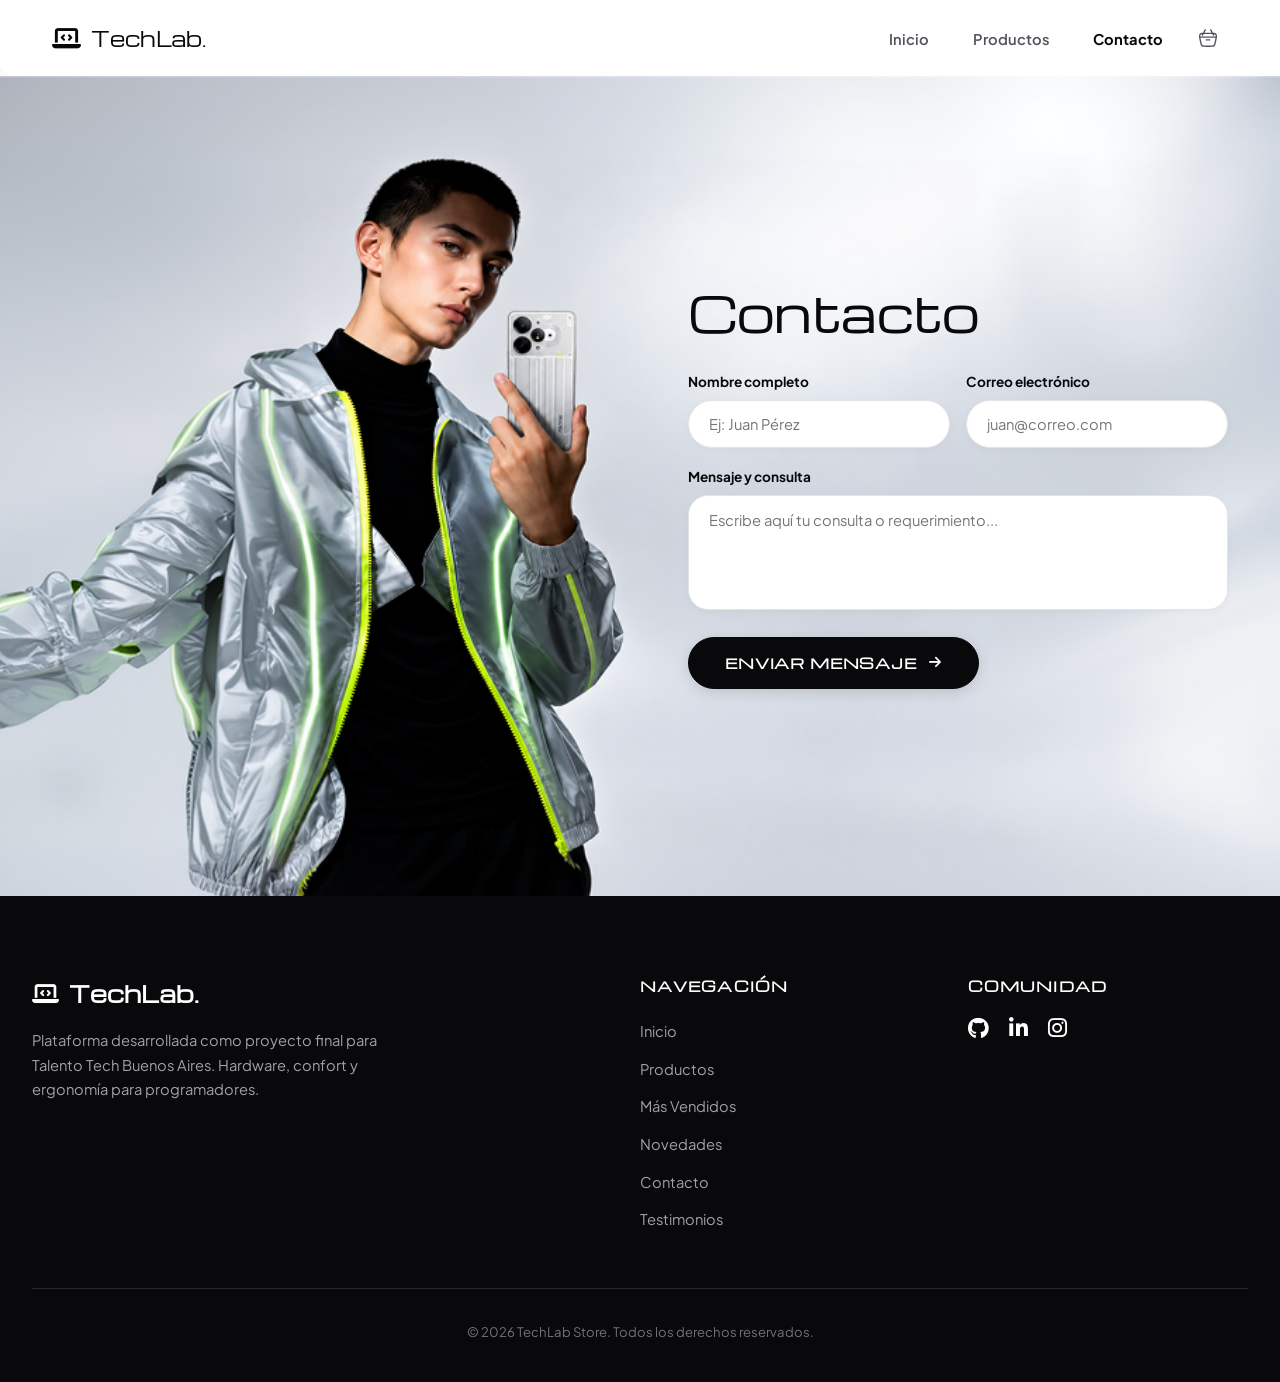
<file: pages/contacto.html>
<!DOCTYPE html>
<html lang="es">

<head>
    <meta charset="UTF-8">
    <meta name="viewport" content="width=device-width, initial-scale=1.0">
    <meta name="description"
        content="Contacto TechLab Store - Envíanos tu consulta sobre periféricos, hardware y accesorios ergonómicos para programadores.">
    <title>Contacto - TechLab Store</title>

    <!-- --- Recurso: Tipografías Google Fonts (Michroma, Plus Jakarta Sans, DM Sans y Monoton) --- -->
    <link rel="preconnect" href="https://fonts.googleapis.com">
    <link rel="preconnect" href="https://fonts.gstatic.com" crossorigin>
    <link
        href="https://fonts.googleapis.com/css2?family=DM+Sans:ital,opsz,wght@0,9..40,100..1000;1,9..40,100..1000&family=Michroma&family=Monoton&family=Plus+Jakarta+Sans:wght@400;500;600;700;800&display=swap"
        rel="stylesheet">

    <!-- --- Recurso: Iconografía Vectorial Font Awesome --- -->
    <link rel="stylesheet" href="https://cdnjs.cloudflare.com/ajax/libs/font-awesome/6.4.0/css/all.min.css">

    <!-- --- Estilos: Hoja de Estilos Global Externa --- -->
    <link rel="stylesheet" href="../css/styles.css">

    <!-- --- Estilos: Hoja de Estilos Específica de Contacto --- -->
    <link rel="stylesheet" href="../css/contacto.css">
</head>

<body>

    <!-- --- 01. Header y Barra de Navegación --- -->
    <header class="header">
        <div class="header__contenedor">
            <a href="../index.html" class="header__marca">
                <i class="fa-solid fa-laptop-code header__logo-icono"></i>
                <span class="header__titulo">TechLab<span>.</span></span>
            </a>

            <!-- --- Subcomponente: Grupo de Navegación y Carrito --- -->
            <div class="header__derecha">
                <nav class="nav">
                    <ul class="nav__lista">
                        <li class="nav__item"><a href="../index.html" class="nav__enlace">Inicio</a></li>
                        <li class="nav__item"><a href="productos.html" class="nav__enlace">Productos</a></li>
                        <li class="nav__item"><a href="contacto.html" class="nav__enlace nav__enlace--activo">Contacto</a></li>
                        <li class="nav__item">
                            <button type="button" class="nav__enlace nav__enlace--carrito" aria-label="Carrito de compras" title="Carrito">
                                <svg xmlns="http://www.w3.org/2000/svg" width="22" height="22" viewBox="0 0 24 24" fill="none">
                                    <path
                                        d="M9.99995 13.25C9.58573 13.25 9.24995 13.5858 9.24995 14C9.24995 14.4142 9.58573 14.75 9.99995 14.75H13.9999C14.4142 14.75 14.7499 14.4142 14.7499 14C14.7499 13.5858 14.4142 13.25 13.9999 13.25H9.99995Z"
                                        fill="currentColor" />
                                    <path fill-rule="evenodd" clip-rule="evenodd"
                                        d="M14.6645 2.32919C15.035 2.14395 15.4855 2.29412 15.6708 2.6646L17.4841 6.2912C17.9116 6.31294 18.3015 6.34614 18.6548 6.39687C19.7105 6.54845 20.5843 6.87432 21.2053 7.64247C21.8263 8.41062 21.9618 9.33329 21.8888 10.3973C21.8181 11.4285 21.5394 12.7289 21.191 14.3545L20.7396 16.4612C20.5047 17.5577 20.3141 18.4471 20.0743 19.1419C19.8244 19.866 19.4949 20.4614 18.9323 20.9163C18.3696 21.3711 17.7184 21.5685 16.958 21.6611C16.2284 21.75 15.3188 21.75 14.1974 21.75H9.80252C8.6812 21.75 7.77159 21.75 7.04196 21.6611C6.28159 21.5685 5.63033 21.3711 5.06769 20.9163C4.50505 20.4614 4.17561 19.866 3.92569 19.1419C3.68586 18.4471 3.49529 17.5577 3.26035 16.4612L2.80893 14.3546C2.46055 12.7289 2.18188 11.4285 2.11115 10.3973C2.03816 9.33329 2.17371 8.41062 2.7947 7.64247C3.41568 6.87432 4.28947 6.54845 5.34519 6.39687C5.69846 6.34615 6.08832 6.31294 6.51583 6.2912L8.32913 2.6646C8.51437 2.29412 8.96487 2.14395 9.33536 2.32919C9.70584 2.51443 9.85601 2.96494 9.67077 3.33542L8.21244 6.25207C8.576 6.25 8.95865 6.25001 9.36076 6.25001H14.6392C15.0412 6.25001 15.424 6.25 15.7875 6.25207L14.3291 3.33542C14.1439 2.96494 14.2941 2.51443 14.6645 2.32919ZM5.73206 7.85873L5.32913 8.6646C5.14388 9.03509 5.29405 9.48559 5.66454 9.67083C6.03502 9.85607 6.48553 9.70591 6.67077 9.33542L7.45802 7.76092C8.02842 7.75035 8.67786 7.75001 9.42191 7.75001H14.5781C15.3221 7.75001 15.9715 7.75035 16.5419 7.76092L17.3291 9.33542C17.5144 9.70591 17.9649 9.85607 18.3354 9.67083C18.7058 9.48559 18.856 9.03509 18.6708 8.6646L18.2678 7.85872C18.327 7.86588 18.3849 7.87351 18.4416 7.88164C19.3255 8.00855 19.7592 8.23967 20.0388 8.58549C20.3136 8.92548 20.4488 9.38794 20.3953 10.25H3.60471C3.55112 9.38794 3.68634 8.92548 3.9612 8.58549C4.24076 8.23967 4.67449 8.00855 5.55837 7.88164C5.61501 7.87351 5.67289 7.86588 5.73206 7.85873ZM4.28844 14.1C4.09145 13.1807 3.92663 12.409 3.80694 11.75H20.193C20.0733 12.409 19.9085 13.1807 19.7115 14.1L19.2829 16.1C19.0355 17.2546 18.8629 18.0541 18.6564 18.6525C18.4565 19.2314 18.2517 19.5376 17.9893 19.7498C17.7268 19.9619 17.3845 20.0981 16.7766 20.1721C16.1482 20.2487 15.3302 20.25 14.1495 20.25H9.85048C8.66972 20.25 7.85175 20.2487 7.22341 20.1721C6.61545 20.0981 6.27314 19.9619 6.01071 19.7498C5.74827 19.5376 5.54343 19.2314 5.3436 18.6525C5.13707 18.0541 4.96442 17.2546 4.71701 16.1L4.28844 14.1Z"
                                        fill="currentColor" />
                                </svg>
                            </button>
                        </li>
                    </ul>
                </nav>
            </div>
        </div>
    </header>

    <!-- --- Contenido Principal (Main) --- -->
    <main class="main main--contacto-completo">

        <!-- --- 02. Sección Contacto (Banner Macro y Formulario Integrado) --- -->
        <section id="contacto" class="seccion--contacto seccion--contacto-pantalla-completa">
            <div class="contacto__contenedor">
                <!-- --- Subcomponente: Columna Derecha (Título y Formulario de Contacto) --- -->
                <div class="contacto__contenido">
                    <h1 class="contacto__titulo">Contacto</h1>

                    <form class="formulario-contacto" action="https://formspree.io/f/xkjgeezn" method="POST">
                        <div class="formulario-contacto__fila">
                            <div class="campo">
                                <label for="nombre" class="campo__label">Nombre completo</label>
                                <input type="text" id="nombre" name="nombre" class="campo__input campo__input--pill"
                                    placeholder="Ej: Juan Pérez" required>
                            </div>

                            <div class="campo">
                                <label for="email" class="campo__label">Correo electrónico</label>
                                <input type="email" id="email" name="email" class="campo__input campo__input--pill"
                                    placeholder="juan@correo.com" required>
                            </div>
                        </div>

                        <div class="campo">
                            <label for="mensaje" class="campo__label">Mensaje y consulta</label>
                            <textarea id="mensaje" name="mensaje" rows="4" class="campo__textarea"
                                placeholder="Escribe aquí tu consulta o requerimiento..." required></textarea>
                        </div>

                        <div class="formulario-contacto__acciones">
                            <button type="submit" class="btn btn--contacto-pill">
                                <span>ENVIAR MENSAJE</span>
                                <i class="fa-solid fa-arrow-right"></i>
                            </button>
                        </div>
                    </form>
                </div>
            </div>
        </section>

    </main>

    <!-- --- 03. Footer / Pie de Página --- -->
    <footer class="footer">
        <div class="footer__contenedor">
            <div class="footer__columna-marca">
                <div class="footer__logo">
                    <i class="fa-solid fa-laptop-code"></i>
                    <span>TechLab<strong>.</strong></span>
                </div>
                <p class="footer__texto">
                    Plataforma desarrollada como proyecto final para Talento Tech Buenos Aires. Hardware, confort y
                    ergonomía para programadores.
                </p>
            </div>

            <div class="footer__columna-links">
                <span class="footer__titulo-columna">Navegación</span>
                <ul class="footer__lista">
                    <li><a href="../index.html">Inicio</a></li>
                    <li><a href="productos.html">Productos</a></li>
                    <li><a href="../index.html#destacados">Más Vendidos</a></li>
                    <li><a href="../index.html#novedades">Novedades</a></li>
                    <li><a href="contacto.html">Contacto</a></li>
                    <li><a href="../index.html#testimonios">Testimonios</a></li>
                </ul>
            </div>

            <div class="footer__columna-redes">
                <span class="footer__titulo-columna">Comunidad</span>
                <div class="footer__redes">
                    <a href="https://github.com" target="_blank" rel="noopener noreferrer" aria-label="GitHub"><i
                            class="fa-brands fa-github"></i></a>
                    <a href="https://linkedin.com" target="_blank" rel="noopener noreferrer" aria-label="LinkedIn"><i
                            class="fa-brands fa-linkedin-in"></i></a>
                    <a href="https://instagram.com" target="_blank" rel="noopener noreferrer" aria-label="Instagram"><i
                            class="fa-brands fa-instagram"></i></a>
                </div>
            </div>
        </div>
        <div class="footer__inferior">
            <p>© 2026 TechLab Store. Todos los derechos reservados.</p>
        </div>
    </footer>

</body>

</html>
</file>
<file: css/styles.css>
/* --- 01. Reset y Variables de Diseño (Design Tokens - Monochrome Tech) --- */
* {
    margin: 0;
    padding: 0;
    box-sizing: border-box;
}

:root {
    /* --- Paleta Monocromática y Neutros --- */
    --color-negro-fondo: #09090b;
    --color-negro-superficie: #141416;
    --color-blanco: #ffffff;
    --color-gris-fondo: #fbfbfc;
    --color-gris-superficie: #f4f4f5;
    --color-gris-hover: #e4e4e7;

    /* --- Textos y Tipografías --- */
    --color-texto-principal: #09090b;
    --color-texto-suave: #52525b;
    --color-texto-apagado: #a1a1aa;
    --color-texto-blanco: #ffffff;

    /* --- Bordes y Divisiones --- */
    --color-borde: #e4e4e7;
    --color-borde-hover: #18181b;
    --color-borde-oscuro: #27272a;

    /* --- Micro-Acentos Cálidos --- */
    --color-acento-naranja: #f97316;

    /* --- Familias Tipográficas --- */
    --fuente-titulos: 'Michroma', sans-serif;
    --fuente-cuerpo: 'Plus Jakarta Sans', 'DM Sans', 'Roboto', -apple-system, BlinkMacSystemFont, 'Segoe UI', sans-serif;

    /* --- Jerarquía de Bordes Redondeados (Border Radius) --- */
    --radius-sm: 8px;
    --radius-md: 14px;
    --radius-card: 22px;
    --radius-seccion: 32px;
    --radius-pill: 9999px;

    /* --- Sombras Suaves Multicapa (Box Shadows) --- */
    --sombra-card: 0 4px 20px -2px rgba(0, 0, 0, 0.04), 0 2px 6px -1px rgba(0, 0, 0, 0.02);
    --sombra-hover: 0 20px 35px -6px rgba(0, 0, 0, 0.09), 0 8px 16px -4px rgba(0, 0, 0, 0.04);
    --sombra-oscura: 0 25px 50px -12px rgba(0, 0, 0, 0.6);
}

html {
    scroll-behavior: smooth;
}

body {
    font-family: var(--fuente-cuerpo);
    color: var(--color-texto-principal);
    background-color: var(--color-gris-fondo);
    line-height: 1.6;
    -webkit-font-smoothing: antialiased;
    -moz-osx-font-smoothing: grayscale;
}

/* --- 02. Header y Barra de Navegación --- */
.header {
    background-color: white;
    backdrop-filter: blur(16px);
    -webkit-backdrop-filter: blur(16px);
    position: sticky;
    top: 0;
    z-index: 1000;
    transition: all 0.3s ease;
    border-radius: 0 0 0 15px;
}

.header__contenedor {
    max-width: 1240px;
    margin: 0 auto;
    padding: 1.15rem 2rem;
    display: flex;
    justify-content: space-between;
    align-items: center;
    gap: 1.5rem;
}

.header__marca {
    display: flex;
    align-items: center;
    gap: 0.65rem;
    text-decoration: none;
    color: var(--color-texto-principal);
}

.header__logo-icono {
    font-size: 1.45rem;
    color: var(--color-texto-principal);
}

.header__titulo {
    font-family: var(--fuente-titulos);
    font-size: 1.25rem;
    font-weight: 400;
    letter-spacing: -0.01em;
    color: var(--color-texto-principal);
}

.header__derecha {
    display: flex;
    align-items: center;
    gap: 1.25rem;
}

.nav__lista {
    display: flex;
    list-style: none;
    gap: 0.5rem;
    align-items: center;
}

.nav__enlace {
    color: var(--color-texto-suave);
    text-decoration: none;
    font-weight: 600;
    font-size: 0.92rem;
    padding: 0.55rem 1.1rem;
    border-radius: var(--radius-pill);
    transition: all 0.25s ease;
}

.nav__enlace:hover {
    color: var(--color-texto-principal);
    background-color: var(--color-gris-superficie);
}

.nav__enlace--activo {
    color: var(--color-texto-principal);
    font-weight: 700;
}

.nav__enlace--carrito {
    display: inline-flex;
    align-items: center;
    justify-content: center;
    padding: 0.55rem;
    line-height: 1;
    background: transparent;
    border: none;
    cursor: default;
    color: var(--color-texto-suave);
    font: inherit;
    border-radius: var(--radius-pill);
    transition: all 0.25s ease;
}

.nav__enlace--carrito:hover {
    color: var(--color-texto-principal);
    background-color: var(--color-gris-superficie);
}

.nav__enlace--carrito svg {
    width: 22px;
    height: 22px;
    color: currentColor;
    display: block;
}

/* --- Subcomponente: Botón Carrito de Compras --- */
.header__cart-btn {
    display: inline-flex;
    align-items: center;
    justify-content: center;
    padding: 0.55rem;
    border-radius: var(--radius-pill);
    color: var(--color-texto-principal);
    background-color: transparent;
    border: none;
    text-decoration: none;
    transition: all 0.25s ease;
    flex-shrink: 0;
}

.header__cart-btn:hover {
    color: var(--color-texto-principal);
    background-color: var(--color-gris-superficie);
}

.header__cart-btn svg {
    width: 24px;
    height: 24px;
    color: currentColor;
    display: block;
}

/* --- 03. Hero / Sección Principal de Bienvenida --- */
.hero {
    min-height: calc(100vh - 75px);
    min-height: calc(100dvh - 75px);
    display: flex;
    align-items: center;
    background-color: #ffffff;
    background-image: url('../img/hero.png');
    background-repeat: no-repeat;
    background-position: right center;
    background-size: cover;
    padding: 3.5rem 2rem;
    position: relative;
    overflow: hidden;
}

.hero__contenedor {
    max-width: 1240px;
    width: 100%;
    margin: 0 auto;
    display: flex;
    align-items: center;
}

.hero__contenido {
    max-width: 620px;
    text-align: left;
}

.hero__titulo {
    font-family: var(--fuente-titulos);
    font-size: clamp(1.9rem, 3.8vw, 3.2rem);
    font-weight: 400;
    letter-spacing: -0.01em;
    line-height: 1.25;
    color: var(--color-texto-principal);
    margin-bottom: 1.25rem;
}

.hero__descripcion {
    font-size: 1.15rem;
    color: var(--color-texto-suave);
    max-width: 520px;
    margin: 0 0 2.25rem;
    line-height: 1.7;
}

.hero__acciones {
    display: flex;
    justify-content: flex-start;
    align-items: center;
    gap: 1.75rem;
    flex-wrap: wrap;
    margin-top: 0.5rem;
}

.hero__btn-principal {
    display: inline-flex;
    align-items: center;
    justify-content: center;
    padding: 0.95rem 2.2rem;
    border-radius: var(--radius-pill);
    background-color: var(--color-negro-fondo);
    color: var(--color-blanco);
    font-family: var(--fuente-cuerpo);
    font-size: 0.82rem;
    font-weight: 700;
    letter-spacing: 0.06em;
    text-transform: uppercase;
    text-decoration: none;
    border: none;
    cursor: pointer;
    box-shadow: 0 4px 14px rgba(0, 0, 0, 0.15);
    transition: all 0.25s ease;
}

.hero__btn-principal:hover {
    background-color: #27272a;
    transform: translateY(-2px);
    box-shadow: 0 8px 22px rgba(0, 0, 0, 0.25);
}

.hero__btn-enlace {
    display: inline-flex;
    align-items: center;
    color: var(--color-texto-principal);
    font-family: var(--fuente-cuerpo);
    font-size: 0.82rem;
    font-weight: 700;
    letter-spacing: 0.06em;
    text-transform: uppercase;
    text-decoration: underline;
    text-underline-offset: 4px;
    text-decoration-thickness: 1.5px;
    background: transparent;
    border: none;
    cursor: pointer;
    padding: 0.5rem 0;
    transition: color 0.25s ease, opacity 0.25s ease;
}

.hero__btn-enlace:hover {
    color: var(--color-texto-suave);
    opacity: 0.8;
}

/* --- 04. Botones y Componentes Reutilizables (UI Kit) --- */
.btn {
    display: inline-flex;
    align-items: center;
    gap: 0.6rem;
    padding: 0.85rem 1.85rem;
    border-radius: var(--radius-pill);
    font-family: var(--fuente-titulos);
    font-weight: 400;
    font-size: 0.85rem;
    letter-spacing: 0.03em;
    text-decoration: none;
    border: 1.5px solid transparent;
    cursor: pointer;
    transition: all 0.3s cubic-bezier(0.16, 1, 0.3, 1);
}

.btn--destacado {
    background-color: var(--color-negro-fondo);
    color: var(--color-blanco);
    box-shadow: 0 10px 25px -4px rgba(0, 0, 0, 0.25);
}

.btn--destacado:hover {
    background-color: #27272a;
    transform: translateY(-2px);
    box-shadow: 0 14px 30px -4px rgba(0, 0, 0, 0.35);
}

.btn--secundario {
    background-color: var(--color-blanco);
    color: var(--color-texto-principal);
    border-color: var(--color-borde);
    box-shadow: var(--sombra-card);
}

.btn--secundario:hover {
    background-color: var(--color-gris-superficie);
    border-color: var(--color-texto-principal);
    transform: translateY(-2px);
}

.btn--carrito {
    background-color: var(--color-negro-fondo);
    color: var(--color-blanco);
    padding: 0.55rem 1.15rem;
    border-radius: var(--radius-pill);
    box-shadow: 0 4px 12px rgba(0, 0, 0, 0.15);
    flex-shrink: 0;
    display: inline-flex;
    align-items: center;
    justify-content: center;
    border: none;
    cursor: pointer;
    transition: all 0.25s ease;
}

.btn--carrito svg {
    width: 16px;
    height: 16px;
    color: currentColor;
    display: block;
    flex-shrink: 0;
}

.btn--carrito:hover {
    background-color: #27272a;
    transform: translateY(-2px);
    box-shadow: 0 8px 20px rgba(0, 0, 0, 0.25);
}

.btn--formulario {
    background-color: var(--color-negro-fondo);
    color: var(--color-blanco);
    width: 100%;
    justify-content: center;
    font-size: 1rem;
    padding: 0.95rem 1.5rem;
    box-shadow: 0 10px 25px -4px rgba(0, 0, 0, 0.2);
}

.btn--formulario:hover {
    background-color: #27272a;
    transform: translateY(-2px);
    box-shadow: 0 14px 30px -4px rgba(0, 0, 0, 0.3);
}

/* --- 05. Estructura General de Secciones y Encabezados --- */
.seccion {
    max-width: 1240px;
    margin: 0 auto;
    padding: 5.5rem 2rem;
}

.seccion__encabezado {
    text-align: center;
    margin-bottom: 3.5rem;
}

.seccion__encabezado--izquierda {
    text-align: left;
    margin-bottom: 2.75rem;
}

.seccion__encabezado--izquierda .seccion__subtitulo {
    margin: 0;
}

.seccion__titulo {
    font-family: var(--fuente-titulos);
    font-size: clamp(2rem, 3.5vw, 2.6rem);
    font-weight: 800;
    letter-spacing: -0.03em;
    color: var(--color-texto-principal);
    margin-bottom: 0.65rem;
}

.seccion__subtitulo {
    color: var(--color-texto-suave);
    font-size: 1.05rem;
    max-width: 620px;
    margin: 0 auto;
    line-height: 1.6;
}

/* --- 06. Banner Hero para Páginas Internas --- */
.pagina-hero {
    background-color: var(--color-negro-fondo);
    color: var(--color-blanco);
    padding: 4.5rem 2rem 3.5rem;
    text-align: center;
}

.pagina-hero__contenedor {
    max-width: 760px;
    margin: 0 auto;
}

.pagina-hero__eyebrow {
    display: inline-block;
    font-size: 0.76rem;
    font-weight: 700;
    text-transform: uppercase;
    letter-spacing: 0.16em;
    color: #a1a1aa;
    margin-bottom: 0.75rem;
}

.pagina-hero__titulo {
    font-family: var(--fuente-titulos);
    font-size: clamp(2rem, 4vw, 2.8rem);
    font-weight: 400;
    line-height: 1.2;
    margin-bottom: 0.85rem;
    color: var(--color-blanco);
}

.pagina-hero__descripcion {
    font-size: 1.05rem;
    color: #a1a1aa;
    line-height: 1.65;
}


/* --- 07. Sección Categorías (B&W Tech Grid de Borde a Borde) --- */
.seccion--categorias {
    width: 100%;
    max-width: 100%;
    margin: 0;
    background-color: var(--color-negro-fondo);
    color: var(--color-blanco);
    padding: 5.5rem 2rem;
}

.categorias__contenedor {
    max-width: 1240px;
    margin: 0 auto;
}

.categorias__header,
.productos__header {
    display: flex;
    justify-content: space-between;
    align-items: flex-end;
    margin-bottom: 2.75rem;
}

.categorias__titulo,
.productos__titulo {
    font-family: var(--fuente-titulos);
    font-size: clamp(1.6rem, 2.8vw, 2.2rem);
    font-weight: 400;
    letter-spacing: -0.01em;
    line-height: 1.2;
    margin: 0;
}

.categorias__titulo {
    color: var(--color-blanco);
}

.productos__titulo {
    color: var(--color-texto-principal);
}

.categorias__enlace-todos,
.productos__enlace-todos {
    color: var(--color-texto-apagado);
    text-decoration: none;
    font-size: 0.82rem;
    font-weight: 700;
    letter-spacing: 0.08em;
    text-transform: uppercase;
    display: inline-flex;
    align-items: center;
    gap: 0.5rem;
    background: none;
    border: none;
    cursor: pointer;
    font-family: inherit;
    padding: 0;
    transition: color 0.25s ease;
    white-space: nowrap;
}

.categorias__enlace-todos:hover {
    color: var(--color-blanco);
}

.productos__enlace-todos:hover {
    color: var(--color-texto-principal);
}

.categorias__grid {
    display: grid;
    grid-template-columns: repeat(4, 1fr);
    gap: 1.5rem;
}

.categoria-card {
    display: flex;
    flex-direction: column;
}

.categoria-card__imagen-caja {
    background-color: var(--color-blanco);
    border-radius: 24px;
    aspect-ratio: 1 / 1;
    overflow: hidden;
    display: flex;
    align-items: center;
    justify-content: center;
    box-shadow: 0 10px 30px rgba(0, 0, 0, 0.4);
}

.categoria-card__imagen {
    width: 100%;
    height: 100%;
    object-fit: contain;
    display: block;
}

.categoria-card__pie {
    display: flex;
    justify-content: space-between;
    align-items: flex-start;
    margin-top: 1.1rem;
    padding: 0 0.25rem;
}

.categoria-card__texto {
    display: flex;
    flex-direction: column;
    gap: 0.2rem;
}

.categoria-card__titulo {
    font-family: var(--fuente-titulos);
    font-size: clamp(0.92rem, 1.05vw, 1.02rem);
    font-weight: 700;
    color: var(--color-blanco);
    line-height: 1.25;
}

.categoria-card__subtitulo {
    font-size: 0.85rem;
    color: var(--color-texto-apagado);
    font-weight: 500;
}

.categoria-card__boton {
    width: 36px;
    height: 36px;
    border-radius: 50%;
    background-color: var(--color-blanco);
    color: var(--color-negro-fondo);
    display: inline-flex;
    align-items: center;
    justify-content: center;
    text-decoration: none;
    font-size: 0.85rem;
    flex-shrink: 0;
    margin-top: 2px;
    border: none;
    cursor: pointer;
    transition: all 0.25s cubic-bezier(0.16, 1, 0.3, 1);
}

.categoria-card__boton:hover {
    background-color: #f4f4f5;
    transform: scale(1.08);
    box-shadow: 0 4px 15px rgba(255, 255, 255, 0.25);
}

/* --- 08. Sección Productos / Grandes Descuentos (Flexbox) --- */
.productos__contenedor-flex {
    display: flex;
    flex-direction: row;
    flex-wrap: wrap;
    justify-content: flex-start;
    gap: 3.5rem 1.35rem;
}

.producto-card {
    flex: 1 1 230px;
    max-width: 285px;
    background: transparent;
    border: none;
    box-shadow: none;
    display: flex;
    flex-direction: column;
}

.producto-card__imagen-contenedor {
    position: relative;
    width: 100%;
    height: 190px;
    border-radius: 18px;
    background-color: var(--color-gris-superficie);
    overflow: hidden;
    display: flex;
    align-items: center;
    justify-content: center;
    margin-bottom: 0.9rem;
}

.producto-card__imagen {
    width: 100%;
    height: 100%;
    object-fit: cover;
    display: block;
}

.producto-card__cuerpo {
    padding: 0;
    display: flex;
    flex-direction: column;
    flex-grow: 1;
}

.producto-card__categoria {
    font-size: 0.72rem;
    font-weight: 700;
    letter-spacing: 0.08em;
    text-transform: uppercase;
    color: var(--color-texto-apagado);
    margin-bottom: 0.25rem;
}

.producto-card__titulo {
    font-family: var(--fuente-titulos);
    font-size: 1.05rem;
    font-weight: 700;
    letter-spacing: -0.02em;
    margin-bottom: 0.85rem;
    color: var(--color-texto-principal);
    line-height: 1.3;
}

.producto-card__precio-fila {
    display: flex;
    justify-content: space-between;
    align-items: flex-end;
    margin-top: auto;
    padding-top: 0.25rem;
    gap: 0.5rem;
}

.producto-card__precio-bloque {
    display: flex;
    flex-direction: column;
    gap: 0.15rem;
}

.producto-card__precio-antes {
    font-size: 0.8rem;
    color: var(--color-texto-apagado);
    text-decoration: line-through;
    font-weight: 500;
    line-height: 1.2;
}

.producto-card__precio-ahora {
    font-family: var(--fuente-titulos);
    font-size: 1.25rem;
    font-weight: 800;
    letter-spacing: -0.03em;
    color: var(--color-texto-principal);
    line-height: 1.1;
}

/* --- 09. Sección Newsletter (Mega Promo con Suscripción) --- */
.seccion--newsletter {
    background-color: var(--color-gris-fondo);
    padding: 3rem 0 4.5rem;
}

.newsletter__contenedor {
    max-width: 1240px;
    margin: 0 auto;
    padding: 0 1.5rem;
}

.newsletter__card {
    background-color: #07080a;
    border-radius: 36px;
    overflow: hidden;
    position: relative;
    display: grid;
    grid-template-columns: 1.15fr 0.85fr;
    align-items: center;
    box-shadow: 0 25px 60px -15px rgba(0, 0, 0, 0.45);
}

.newsletter__contenido {
    padding: 4.5rem 2rem 4.5rem 4.5rem;
    position: relative;
    z-index: 2;
    display: flex;
    flex-direction: column;
}

.newsletter__titulo {
    font-family: var(--fuente-titulos);
    font-size: clamp(1.85rem, 3.2vw, 2.65rem);
    font-weight: 400;
    color: #ffffff;
    line-height: 1.2;
    letter-spacing: -0.01em;
    margin: 0 0 1.15rem;
}

.newsletter__descripcion {
    font-size: 0.96rem;
    line-height: 1.65;
    color: #a1a1aa;
    max-width: 500px;
    margin: 0 0 2rem;
}

.newsletter__form {
    display: flex;
    align-items: center;
    gap: 0.75rem;
    max-width: 520px;
    margin-bottom: 2.25rem;
}

.newsletter__input {
    flex: 1;
    background: #141418;
    border: 1.5px solid #27272a;
    border-radius: var(--radius-pill);
    padding: 0.95rem 1.4rem;
    color: #ffffff;
    font-family: var(--fuente-cuerpo);
    font-size: 0.92rem;
    transition: all 0.25s ease;
}

.newsletter__input::placeholder {
    color: #71717a;
}

.newsletter__input:focus {
    outline: none;
    border-color: #ffffff;
    background: #1a1a20;
    box-shadow: 0 0 0 4px rgba(255, 255, 255, 0.1);
}

.newsletter__btn {
    background-color: #ffffff;
    color: #09090b;
    border-radius: var(--radius-pill);
    padding: 0.95rem 1.85rem;
    font-family: var(--fuente-cuerpo);
    font-weight: 700;
    font-size: 0.85rem;
    letter-spacing: 0.05em;
    border: none;
    cursor: pointer;
    white-space: nowrap;
    transition: all 0.25s ease;
    box-shadow: 0 4px 14px rgba(0, 0, 0, 0.2);
}

.newsletter__btn:hover {
    background-color: #e4e4e7;
    transform: translateY(-2px);
    box-shadow: 0 6px 20px rgba(255, 255, 255, 0.25);
}

.newsletter__features {
    display: flex;
    flex-direction: column;
    align-items: flex-start;
    gap: 0.65rem;
}

.newsletter__features-fila {
    display: flex;
    flex-wrap: wrap;
    align-items: center;
    gap: 0.65rem;
}

.newsletter__feature-pill {
    display: inline-flex;
    align-items: center;
    gap: 0.5rem;
    background: rgba(255, 255, 255, 0.04);
    border: 1px solid rgba(255, 255, 255, 0.1);
    color: #d4d4d8;
    font-size: 0.78rem;
    font-weight: 600;
    letter-spacing: 0.02em;
    padding: 0.5rem 1rem;
    border-radius: var(--radius-pill);
    backdrop-filter: blur(8px);
}

.newsletter__feature-pill i {
    color: #ffffff;
    font-size: 0.75rem;
}

.newsletter__visual {
    position: relative;
    height: 100%;
    min-height: 480px;
    display: flex;
    align-items: flex-end;
    justify-content: center;
    overflow: hidden;
}

.newsletter__img-modelo {
    width: 100%;
    height: 100%;
    object-fit: cover;
    object-position: top top;
    display: block;
}

/* --- 10. Sección Destacados / Más Vendidos --- */
.seccion--destacados {
    padding-top: 4.5rem;
    padding-bottom: 5.5rem;
}

/* --- 11. Sección Novedades / New Arrivals (Banner Oscuro y Overlap) --- */
.seccion--novedades {
    background-color: var(--color-blanco);
    padding-top: 3.5rem;
    padding-bottom: 5.5rem;
    position: relative;
}

.ancla-resenas {
    position: absolute;
    top: -4rem;
    left: 0;
    visibility: hidden;
    pointer-events: none;
}

.novedades__contenedor {
    max-width: 1220px;
    margin: 0 auto;
    padding: 0 1.5rem;
}

/* --- Subcomponente: Banner Superior Oscuro con Bordes Curvos --- */
.novedades__banner {
    position: relative;
    border-radius: 36px;
    background-color: #08080a;
    background-image:
        radial-gradient(circle at 50% 68%, rgba(20, 20, 26, 0.2) 0%, rgba(8, 8, 10, 0.94) 82%),
        url('../img/novedades_banner.png');
    background-position: center 46%;
    background-size: cover;
    background-repeat: no-repeat;
    padding: 3.75rem 2rem 14rem;
    text-align: center;
    overflow: hidden;
    box-shadow: 0 20px 45px -10px rgba(0, 0, 0, 0.35);
    height: 500px;
}

.novedades__banner-contenido {
    position: relative;
    z-index: 2;
    max-width: 720px;
    margin: 0 auto;
}



.novedades__titulo {
    font-family: var(--fuente-titulos);
    font-size: clamp(1.85rem, 3.5vw, 2.75rem);
    font-weight: 400;
    color: #ffffff;
    letter-spacing: -0.01em;
    line-height: 1.2;
    margin: 0;
}

/* --- Subcomponente: Grid Flotante Superpuesto al Banner --- */
.novedades__grid-contenedor {
    max-width: 1080px;
    margin: -10.5rem auto 0;
    position: relative;
    z-index: 3;
    padding: 0 0.5rem;
}

.novedades__grid {
    display: grid;
    grid-template-columns: repeat(3, 1fr);
    gap: 2.25rem;
}

/* --- Subcomponente: Tarjeta de Producto Novedad --- */
.novedades-card {
    display: flex;
    flex-direction: column;
}

/* --- Detalle: Marco Blanco Grueso Redondeado --- */
.novedades-card__marco {
    background: #ffffff;
    padding: 10px;
    border-radius: 26px;
    box-shadow: 0 18px 38px rgba(0, 0, 0, 0.12), 0 2px 8px rgba(0, 0, 0, 0.04);
    transition: transform 0.35s cubic-bezier(0.16, 1, 0.3, 1), box-shadow 0.35s ease;
    cursor: pointer;
}

.novedades-card:hover .novedades-card__marco {
    transform: translateY(-8px);
    box-shadow: 0 26px 52px rgba(0, 0, 0, 0.18), 0 6px 16px rgba(0, 0, 0, 0.06);
}

.novedades-card__img-wrap {
    position: relative;
    border-radius: 18px;
    overflow: hidden;
    aspect-ratio: 1.15 / 1;
    background-color: #0b0c10;
}

.novedades-card__img-wrap img {
    width: 100%;
    height: 100%;
    object-fit: cover;
    display: block;
}

/* --- Detalle: Badge 'NEW' en esquina superior izquierda --- */
.novedades-card__badge {
    position: absolute;
    top: 12px;
    left: 12px;
    background: rgba(255, 255, 255, 0.95);
    backdrop-filter: blur(8px);
    color: #09090b;
    font-size: 0.65rem;
    font-weight: 800;
    letter-spacing: 0.08em;
    padding: 0.32rem 0.65rem;
    border-radius: 999px;
    text-transform: uppercase;
    line-height: 1;
    box-shadow: 0 2px 8px rgba(0, 0, 0, 0.16);
    z-index: 2;
}

/* --- Detalle: Información de Tarjeta debajo del Marco --- */
.novedades-card__info {
    padding: 1.25rem 0.4rem 0;
    display: flex;
    flex-direction: column;
    gap: 0.35rem;
}

.novedades-card__categoria {
    font-size: 0.72rem;
    font-weight: 700;
    letter-spacing: 0.16em;
    text-transform: uppercase;
    color: #a1a1aa;
}

.novedades-card__nombre {
    font-family: var(--fuente-titulos);
    font-size: 0.98rem;
    font-weight: 400;
    color: var(--color-texto-principal);
    line-height: 1.4;
    letter-spacing: -0.02em;
}



/* --- 12. Sección Testimonios (Community & Reviews - Estilo B&W Tech) --- */
.seccion--testimonios {
    padding-top: 5.5rem;
    padding-bottom: 5.5rem;
    margin-bottom: 100px;
}

.testimonios__grid {
    display: grid;
    grid-template-columns: repeat(3, 1fr);
    gap: 1.85rem;
    align-items: stretch;
}

.testimonio-card {
    background-color: var(--color-blanco);
    border: 1px solid var(--color-borde);
    border-radius: var(--radius-card);
    padding: 2.2rem 1.85rem;
    box-shadow: var(--sombra-card);
    display: flex;
    flex-direction: column;
    justify-content: space-between;
    position: relative;
}

.testimonio-card__cabecera {
    display: flex;
    align-items: center;
    margin-bottom: 1.25rem;
}

.testimonio-card__estrellas {
    display: inline-flex;
    align-items: center;
    gap: 3px;
    color: #f59e0b;
    font-size: 0.92rem;
}

.testimonio-card__cita {
    margin: 0;
    padding: 0;
    border: none;
    flex-grow: 1;
    display: flex;
    flex-direction: column;
}

.testimonio-card__comentario {
    font-size: 0.96rem;
    line-height: 1.68;
    color: var(--color-texto-suave);
    margin-bottom: 1.85rem;
    flex-grow: 1;
    font-style: normal;
}

.testimonio-card__autor {
    display: flex;
    align-items: center;
    gap: 0.95rem;
}

.testimonio-card__avatar {
    width: 50px;
    height: 50px;
    border-radius: 50%;
    object-fit: cover;
    border: 2px solid var(--color-gris-hover);
    box-shadow: 0 2px 8px rgba(0, 0, 0, 0.08);
    flex-shrink: 0;
}

.testimonio-card__datos {
    display: flex;
    flex-direction: column;
}

.testimonio-card__nombre {
    font-family: var(--fuente-cuerpo);
    font-size: 1rem;
    font-weight: 700;
    color: var(--color-texto-principal);
    line-height: 1.3;
}

.testimonio-card__cargo {
    font-size: 0.8rem;
    color: var(--color-texto-apagado);
    font-weight: 500;
}

/* --- 13. Footer / Pie de Página (Estilo Minimalista Oscuro) --- */
.footer {
    background-color: var(--color-negro-fondo);
    color: var(--color-texto-apagado);
    padding: 5rem 2rem 2.5rem;
}

.footer__contenedor {
    max-width: 1240px;
    margin: 0 auto;
    display: grid;
    grid-template-columns: 2fr 1fr 1fr;
    gap: 3rem;
    margin-bottom: 3.5rem;
}

.footer__logo {
    display: flex;
    align-items: center;
    gap: 0.65rem;
    font-family: var(--fuente-titulos);
    font-size: 1.4rem;
    font-weight: 800;
    color: var(--color-blanco);
    margin-bottom: 1rem;
}

.footer__logo i {
    font-size: 1.35rem;
}

.footer__logo strong {
    color: var(--color-blanco);
}

.footer__texto {
    font-size: 0.92rem;
    line-height: 1.65;
    max-width: 380px;
    color: var(--color-texto-apagado);
}

.footer__titulo-columna {
    display: block;
    font-family: var(--fuente-titulos);
    font-size: 0.85rem;
    font-weight: 700;
    text-transform: uppercase;
    letter-spacing: 0.08em;
    color: var(--color-blanco);
    margin-bottom: 1.25rem;
}

.footer__lista {
    list-style: none;
    display: flex;
    flex-direction: column;
    gap: 0.75rem;
}

.footer__lista a {
    color: var(--color-texto-apagado);
    text-decoration: none;
    font-size: 0.92rem;
    transition: color 0.25s ease;
}

.footer__lista a:hover {
    color: var(--color-blanco);
}

.footer__redes {
    display: flex;
    align-items: center;
    gap: 1.25rem;
}

.footer__redes a {
    color: var(--color-blanco);
    font-size: 1.35rem;
    display: inline-flex;
    align-items: center;
    justify-content: center;
    text-decoration: none;
    transition: all 0.25s ease;
}

.footer__redes a:hover {
    color: var(--color-texto-apagado);
    transform: translateY(-2px);
}

.footer__inferior {
    max-width: 1240px;
    margin: 0 auto;
    padding-top: 2rem;
    border-top: 1px solid var(--color-borde-oscuro);
    text-align: center;
    font-size: 0.82rem;
    color: #71717a;
}

/* --- 14. Diseño Responsivo (Media Queries) --- */
/* --- Breakpoint: Tablets y Pantallas Medianas (<= 992px) --- */
@media (max-width: 992px) {
    .categorias__grid {
        grid-template-columns: repeat(2, 1fr);
        gap: 1.5rem;
    }

    .novedades__banner {
        padding: 3rem 1.5rem 11.5rem;
        border-radius: 28px;
    }

    .novedades__grid-contenedor {
        margin-top: -9rem;
    }

    .novedades__grid {
        gap: 1.25rem;
    }

    .novedades-card__nombre {
        font-size: 0.88rem;
    }

    .footer__contenedor {
        grid-template-columns: 1fr 1fr;
    }

    .footer__columna-marca {
        grid-column: span 2;
    }



    .newsletter__card {
        grid-template-columns: 1fr;
    }

    .newsletter__contenido {
        padding: 3.5rem 2.5rem 2.5rem;
    }

    .newsletter__visual {
        min-height: 380px;
    }

    .testimonios__grid {
        grid-template-columns: repeat(2, 1fr);
        gap: 1.5rem;
    }
}

/* --- Breakpoint: Dispositivos Móviles (<= 768px) --- */
@media (max-width: 768px) {
    .header__contenedor {
        flex-direction: column;
        text-align: center;
        padding: 1rem;
    }

    .header__derecha {
        flex-direction: column;
        align-items: center;
        gap: 0.75rem;
    }

    .nav__lista {
        flex-wrap: wrap;
        justify-content: center;
        gap: 0.35rem;
    }

    .hero {
        min-height: calc(100vh - 120px);
        min-height: calc(100dvh - 120px);
        padding: 3.5rem 1.25rem;
        background-image: linear-gradient(180deg, rgba(255, 255, 255, 0.94) 0%, rgba(255, 255, 255, 0.88) 100%), url('../img/hero.png');
        background-position: center center;
        text-align: center;
    }

    .hero__contenedor {
        justify-content: center;
    }

    .hero__contenido {
        max-width: 100%;
        text-align: center;
    }

    .hero__titulo {
        font-size: 2rem;
    }

    .hero__descripcion {
        margin: 0 auto 2rem;
    }

    .hero__acciones {
        justify-content: center;
    }

    .seccion--categorias {
        padding: 3.5rem 1.25rem 4rem;
    }

    .categorias__grid {
        gap: 1.25rem;
    }

    .productos__contenedor-flex {
        justify-content: center;
        gap: 3rem 1.25rem;
    }

    .producto-card {
        max-width: 320px;
        width: 100%;
    }

    .seccion--destacados {
        padding-top: 2.5rem;
        padding-bottom: 3.5rem;
    }

    .seccion--novedades {
        padding-top: 2rem;
        padding-bottom: 4rem;
    }

    .novedades__banner {
        padding: 2.5rem 1.25rem 8rem;
        border-radius: 24px;
        background-position: center 36%;
    }

    .novedades__titulo {
        font-size: 1.5rem;
    }

    .novedades__grid-contenedor {
        margin-top: -6rem;
    }

    .novedades__grid {
        grid-template-columns: 1fr;
        max-width: 340px;
        margin: 0 auto;
        gap: 2rem;
    }

    .novedades-card__marco {
        border-radius: 22px;
        padding: 8px;
    }

    .newsletter__card {
        border-radius: 28px;
    }

    .newsletter__contenido {
        padding: 2.75rem 1.5rem 2rem;
    }

    .newsletter__titulo {
        font-size: 1.6rem;
    }

    .newsletter__form {
        flex-direction: column;
        align-items: stretch;
    }

    .newsletter__btn {
        width: 100%;
    }



    .footer__contenedor {
        grid-template-columns: 1fr;
        text-align: center;
    }

    .footer__columna-marca {
        grid-column: span 1;
    }

    .footer__logo {
        justify-content: center;
    }

    .footer__texto {
        margin: 0 auto;
    }

    .footer__redes {
        justify-content: center;
    }

    .seccion--testimonios {
        padding-top: 3.5rem;
        padding-bottom: 3.5rem;
    }

    .testimonios__grid {
        grid-template-columns: 1fr;
        max-width: 440px;
        margin: 0 auto;
        gap: 1.35rem;
    }
}

/* --- Breakpoint: Dispositivos Móviles Pequeños (<= 576px) --- */
@media (max-width: 576px) {
    .categorias__grid {
        grid-template-columns: 1fr;
        max-width: 320px;
        margin: 0 auto;
    }

    .categorias__header,
    .productos__header {
        flex-direction: column;
        align-items: flex-start;
        gap: 0.85rem;
    }
}

/* --- 15. Clases Tipográficas de Google Fonts --- */
.michroma-regular {
    font-family: "Michroma", sans-serif;
    font-weight: 400;
    font-style: normal;
}

.monoton-regular {
    font-family: "Monoton", sans-serif;
    font-weight: 400;
    font-style: normal;
}

.dm-sans {
    font-family: "DM Sans", sans-serif;
    font-optical-sizing: auto;
    font-style: normal;
}
</file>
<file: css/contacto.css>
/* --- Estilos Específicos: Página de Contacto (Formulario Multi-Page) --- */

/* --- Navegación: Enlace Activo --- */
.nav__enlace--activo {
    color: var(--color-texto-principal);
    font-weight: 700;
}

/* --- 01. Estructura y Layout de Página Completa --- */
.main--contacto-completo {
    min-height: calc(100vh - 80px);
    min-height: calc(100dvh - 80px);
    display: flex;
    flex-direction: column;
}

.seccion--contacto-pantalla-completa {
    flex: 1;
    min-height: calc(100vh - 80px);
    min-height: calc(100dvh - 80px);
    display: flex;
    align-items: center;
}

/* --- 02. Sección Contacto (Banner Macro y Formulario Integrado) --- */
.seccion--contacto {
    width: 100%;
    max-width: 100%;
    margin: 0;
    position: relative;
    background-image: url('../img/contacto_banner.png');
    background-position: left top;
    background-size: cover;
    background-repeat: no-repeat;
    padding: 6.5rem 0;
    overflow: hidden;
}

.contacto__contenedor {
    max-width: 1240px;
    width: 100%;
    margin: 0 auto;
    padding: 0 2rem;
    display: flex;
    justify-content: flex-end;
}

.contacto__contenido {
    max-width: 540px;
    width: 100%;
    display: flex;
    flex-direction: column;
}

.contacto__titulo {
    font-family: var(--fuente-titulos);
    font-size: clamp(2rem, 3.8vw, 3rem);
    font-weight: 400;
    color: var(--color-texto-principal);
    line-height: 1.15;
    letter-spacing: -0.01em;
    margin: 0 0 2rem;
}

/* --- Subcomponente: Formulario de Contacto y Campos --- */
.formulario-contacto {
    display: flex;
    flex-direction: column;
    gap: 1.15rem;
}

.formulario-contacto__fila {
    display: grid;
    grid-template-columns: 1fr 1fr;
    gap: 1rem;
}

.formulario-contacto .campo {
    display: flex;
    flex-direction: column;
}

.campo__label {
    display: block;
    margin-bottom: 0.45rem;
    font-weight: 700;
    font-size: 0.85rem;
    color: var(--color-texto-principal);
}

.campo__input--pill {
    width: 100%;
    padding: 0.88rem 1.25rem;
    border-radius: var(--radius-pill);
    border: 1.5px solid var(--color-borde);
    background-color: var(--color-blanco);
    font-family: var(--fuente-cuerpo);
    font-size: 0.92rem;
    color: var(--color-texto-principal);
    box-shadow: 0 2px 8px rgba(0, 0, 0, 0.03);
    transition: all 0.25s ease;
}

.campo__textarea {
    width: 100%;
    padding: 0.95rem 1.25rem;
    border-radius: 20px;
    border: 1.5px solid var(--color-borde);
    background-color: var(--color-blanco);
    font-family: var(--fuente-cuerpo);
    font-size: 0.92rem;
    color: var(--color-texto-principal);
    resize: none;
    min-height: 115px;
    box-shadow: 0 2px 8px rgba(0, 0, 0, 0.03);
    transition: all 0.25s ease;
}

.campo__input--pill:focus,
.campo__textarea:focus {
    outline: none;
    border-color: var(--color-negro-fondo);
    background-color: var(--color-blanco);
    box-shadow: 0 0 0 4px rgba(9, 9, 11, 0.08);
}

.formulario-contacto__acciones {
    margin-top: 0.5rem;
}

.btn--contacto-pill {
    display: inline-flex;
    align-items: center;
    justify-content: center;
    gap: 0.75rem;
    background-color: var(--color-negro-fondo);
    color: var(--color-blanco);
    border: 1.5px solid var(--color-negro-fondo);
    border-radius: var(--radius-pill);
    padding: 0.95rem 2.25rem;
    font-size: 0.88rem;
    font-weight: 700;
    letter-spacing: 0.06em;
    text-transform: uppercase;
    cursor: pointer;
    transition: all 0.25s ease;
    box-shadow: 0 4px 14px rgba(0, 0, 0, 0.12);
}

.btn--contacto-pill:hover {
    background-color: #27272a;
    border-color: #27272a;
    transform: translateY(-2px);
    box-shadow: 0 8px 24px rgba(0, 0, 0, 0.2);
}

.btn--contacto-pill i {
    font-size: 0.85rem;
    transition: transform 0.25s ease;
}

.btn--contacto-pill:hover i {
    transform: translateX(4px);
}

/* --- 03. Diseño Responsivo (Media Queries - Contacto) --- */
/* --- Breakpoint: Tablets y Pantallas Medianas (<= 992px) --- */
@media (max-width: 992px) {
    .seccion--contacto {
        background-position: left 15% center;
        background-image: url('../img/contacto_banner.png');
        padding: 5rem 1.5rem;
    }

    .contacto__contenedor {
        justify-content: flex-end;
        padding: 0;
    }
}

/* --- Breakpoint: Dispositivos Móviles (<= 768px) --- */
@media (max-width: 768px) {
    .seccion--contacto {
        padding: 4rem 1.25rem;
        background-position: top center;
        background-image: url('../img/contacto_banner.png');
        opacity: 0.8;
    }

    .contacto__contenedor {
        justify-content: center;
        padding: 0;
    }

    .contacto__contenido {
        max-width: 100%;
    }

    .contacto__titulo {
        font-size: 1.85rem;
    }

    .formulario-contacto__fila {
        grid-template-columns: 1fr;
    }
}
</file>
